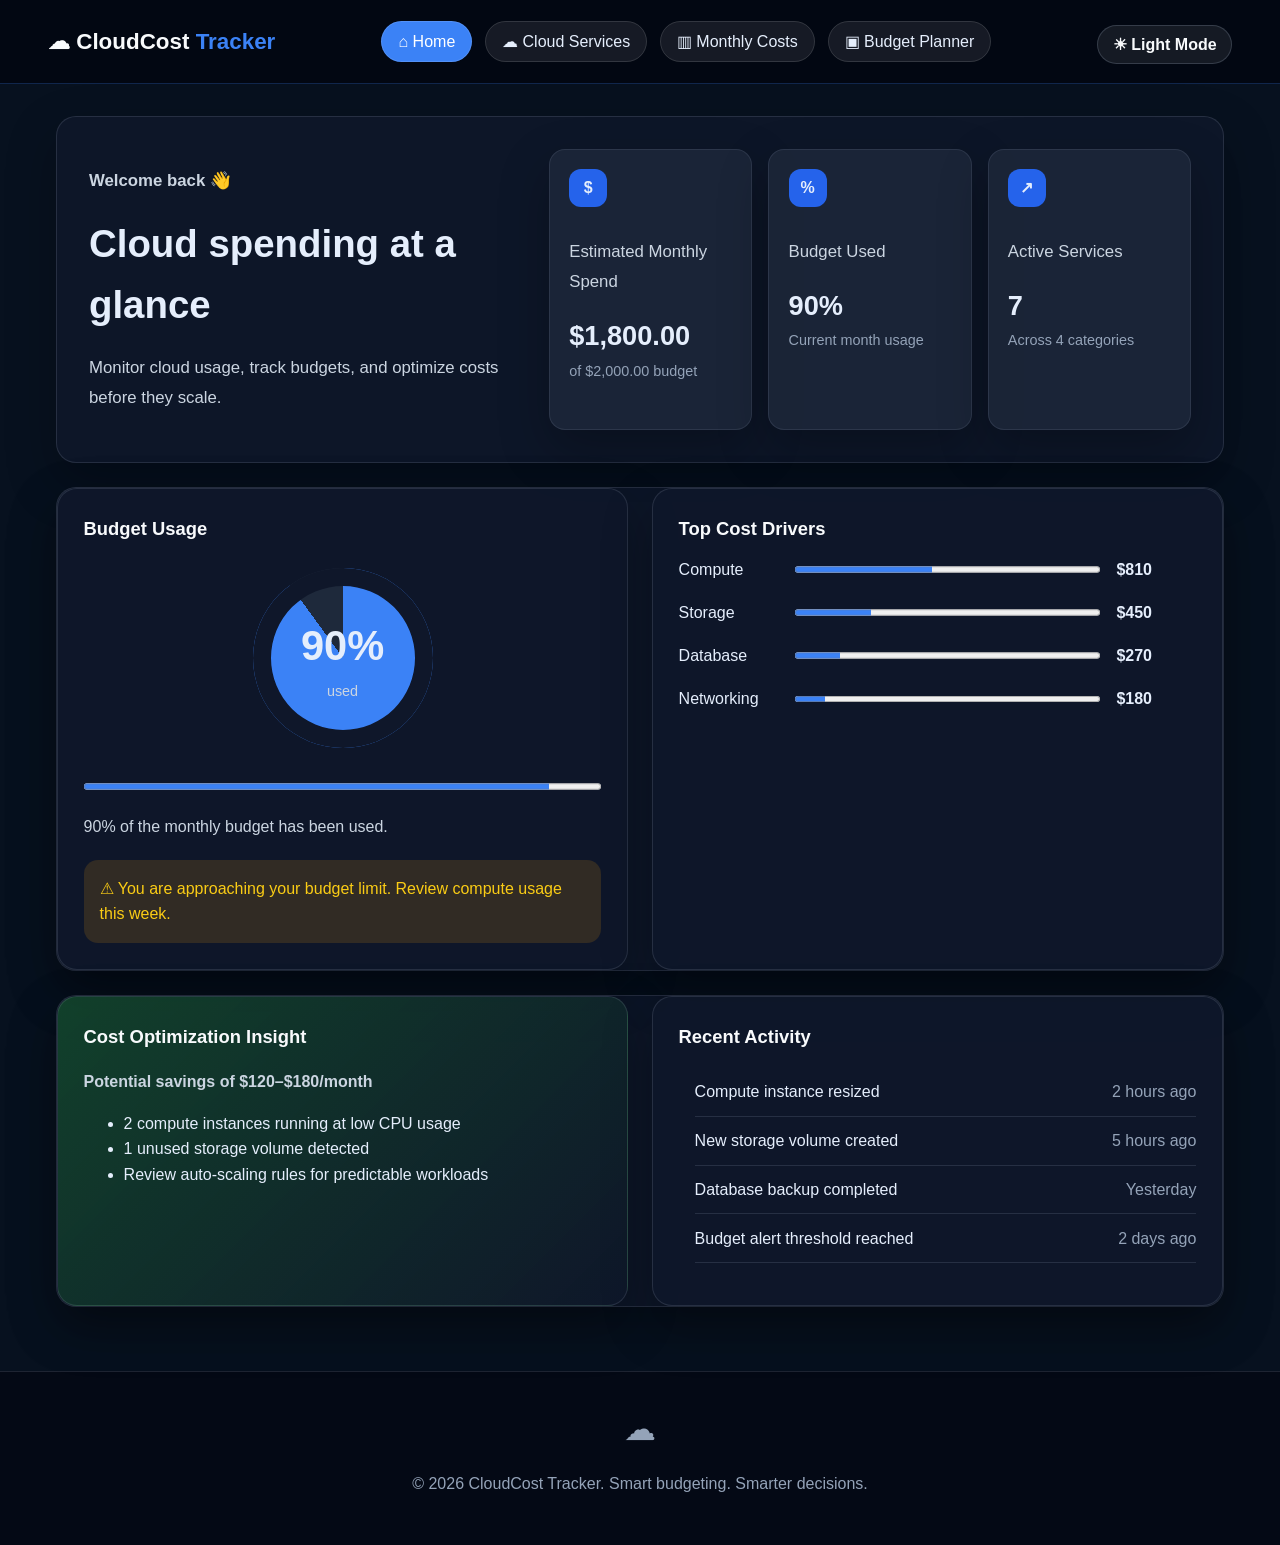
<file: index.html>
<!DOCTYPE html>
<html lang="en">
<head>
  <meta charset="UTF-8">
  <meta name="viewport" content="width=device-width, initial-scale=1.0">
  <meta name="description" content="CloudCost Tracker helps users view cloud services, budgets, and estimated monthly spending.">
  <title>CloudCost Tracker | Home</title>
  <link rel="stylesheet" href="assets/css/styles.css">
</head>
<body>
  <header class="app-header">

  <div class="brand">
    ☁ CloudCost <span>Tracker</span>
  </div>

  <nav aria-label="Main navigation">
    
    <ul>
      <li><a href="index.html">⌂ Home</a></li>
      <li><a href="services.html">☁ Cloud Services</a></li>
      <li><a href="costs.html">▥ Monthly Costs</a></li>
      <li><a href="budget.html">▣ Budget Planner</a></li>
    </ul>
  </nav>
  <button id="themeToggle" class="theme-toggle" type="button">
    ☀ Light Mode
  </button>
</header>

  <main class="dashboard-page">
  <section class="hero-dashboard">
    <div>
      <p class="eyebrow">Welcome back 👋</p>
      <h2>Cloud spending at a glance</h2>
      <p>Monitor cloud usage, track budgets, and optimize costs before they scale.</p>
    </div>

    <div class="hero-stats">
      <article>
        <span class="stat-icon">$</span>
        <p>Estimated Monthly Spend</p>
        <h3 id="totalSpend">$1,245.00</h3>
        <small>of $2,000.00 budget</small>
      </article>

      <article>
        <span class="stat-icon">%</span>
        <p>Budget Used</p>
        <h3 id="budgetPercent">62%</h3>
        <small>Current month usage</small>
      </article>

      <article>
        <span class="stat-icon">↗</span>
        <p>Active Services</p>
        <h3>7</h3>
        <small>Across 4 categories</small>
      </article>
    </div>
  </section>

  <section class="dashboard-grid">
    <article class="dashboard-card large-card">
      <h3>Budget Usage</h3>
      <div class="circle-wrap">
        <div class="circle-progress">
          <span id="circlePercent">62%</span>
          <small>used</small>
        </div>
      </div>

      <progress id="budgetProgress" value="62" max="100"></progress>
      <p id="budgetMessage">62% of the monthly budget has been used.</p>

      <div class="warning-box">
        ⚠ You are approaching your budget limit. Review compute usage this week.
      </div>
    </article>

    <article class="dashboard-card">
      <h3>Top Cost Drivers</h3>

      <div class="cost-row">
        <span>Compute</span>
        <progress value="45" max="100"></progress>
        <strong>$810</strong>
      </div>

      <div class="cost-row">
        <span>Storage</span>
        <progress value="25" max="100"></progress>
        <strong>$450</strong>
      </div>

      <div class="cost-row">
        <span>Database</span>
        <progress value="15" max="100"></progress>
        <strong>$270</strong>
      </div>

      <div class="cost-row">
        <span>Networking</span>
        <progress value="10" max="100"></progress>
        <strong>$180</strong>
      </div>
    </article>
  </section>

  <section class="dashboard-grid two-column">
    <article class="dashboard-card insight-card">
      <h3>Cost Optimization Insight</h3>
      <p class="green-text">Potential savings of $120–$180/month</p>
      <ul>
        <li>2 compute instances running at low CPU usage</li>
        <li>1 unused storage volume detected</li>
        <li>Review auto-scaling rules for predictable workloads</li>
      </ul>
    </article>

    <article class="dashboard-card">
      <h3>Recent Activity</h3>
      <ul class="activity-list">
        <li>Compute instance resized <span>2 hours ago</span></li>
        <li>New storage volume created <span>5 hours ago</span></li>
        <li>Database backup completed <span>Yesterday</span></li>
        <li>Budget alert threshold reached <span>2 days ago</span></li>
      </ul>
    </article>
  </section>
</main>
  <footer class="site-footer">
    <p class="footer-logo">☁</p>
    <p>&copy; 2026 CloudCost Tracker. Smart budgeting. Smarter decisions.</p>
  </footer>

  <script src="assets/js/script.js"></script>
</body>
</html>
</file>
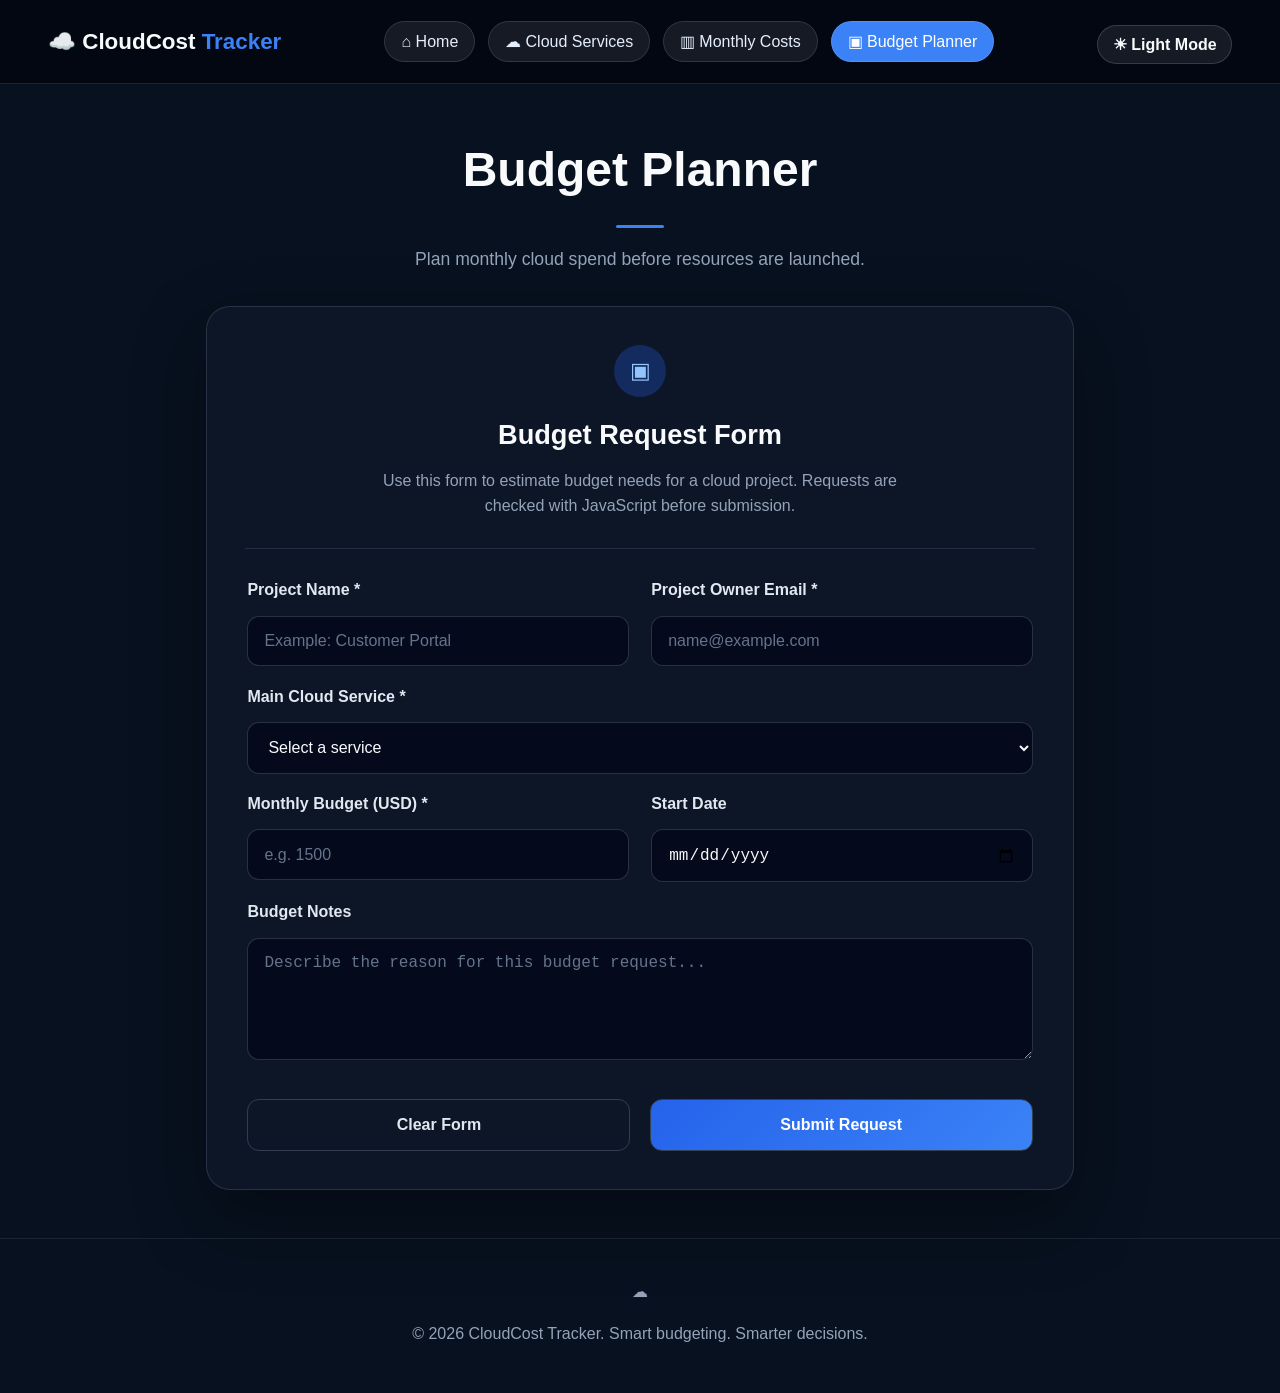
<file: budget.html>
<!DOCTYPE html>
<html lang="en">
<head>
  <meta charset="UTF-8">
  <meta name="viewport" content="width=device-width, initial-scale=1.0">
  <meta name="description" content="Submit a cloud budget request using CloudCost Tracker.">
  <title>CloudCost Tracker | Budget Planner</title>
  <link rel="stylesheet" href="assets/css/styles.css">
</head>
<body>
  <header class="app-header">
    <div class="brand">☁️ CloudCost <span>Tracker</span></div>

    <nav aria-label="Main navigation">
      <ul>
        <li><a href="index.html">⌂ Home</a></li>
        <li><a href="services.html">☁ Cloud Services</a></li>
        <li><a href="costs.html">▥ Monthly Costs</a></li>
        <li><a href="budget.html">▣ Budget Planner</a></li>
      </ul>
    </nav>
    <button id="themeToggle" class="theme-toggle" type="button">
     ☀ Light Mode
    </button>
  </header>

  <main class="planner-page">
    <section class="planner-hero">
      <h1>Budget Planner</h1>
      <span></span>
      <p>Plan monthly cloud spend before resources are launched.</p>
    </section>

    <section class="planner-card">
      <div class="planner-card-header">
        <div class="planner-icon">▣</div>
        <h2>Budget Request Form</h2>
        <p>
          Use this form to estimate budget needs for a cloud project. Requests are checked with JavaScript before submission.
        </p>
      </div>

      <form id="budgetForm">
        <fieldset>
          <div class="form-grid">
            <p>
              <label for="projectName">Project Name *</label>
              <input type="text" id="projectName" name="projectName" placeholder="Example: Customer Portal" required>
            </p>

            <p>
              <label for="ownerEmail">Project Owner Email *</label>
              <input type="email" id="ownerEmail" name="ownerEmail" placeholder="name@example.com" required>
            </p>

            <p class="full-width">
              <label for="serviceType">Main Cloud Service *</label>
              <select id="serviceType" name="serviceType" required>
                <option value="">Select a service</option>
                <option value="compute">Compute</option>
                <option value="storage">Storage</option>
                <option value="database">Database</option>
                <option value="networking">Networking</option>
              </select>
            </p>

            <p>
              <label for="monthlyBudget">Monthly Budget (USD) *</label>
              <input type="number" id="monthlyBudget" name="monthlyBudget" min="0" placeholder="e.g. 1500" required>
            </p>

            <p>
              <label for="startDate">Start Date</label>
              <input type="date" id="startDate" name="startDate">
            </p>

            <p class="full-width">
              <label for="notes">Budget Notes</label>
              <textarea id="notes" name="notes" rows="5" placeholder="Describe the reason for this budget request..."></textarea>
            </p>
          </div>

          <div class="button-row">
            <button type="reset" class="secondary-btn">Clear Form</button>
            <button type="submit" class="primary-btn">Submit Request</button>
          </div>

          <p id="formMessage" class="form-message"></p>
        </fieldset>
      </form>
    </section>
  </main>

  <footer>
    <p>☁</p>
    <p>&copy; 2026 CloudCost Tracker. Smart budgeting. Smarter decisions.</p>
  </footer>

  <script src="assets/js/script.js"></script>
</body>
</html>
</file>
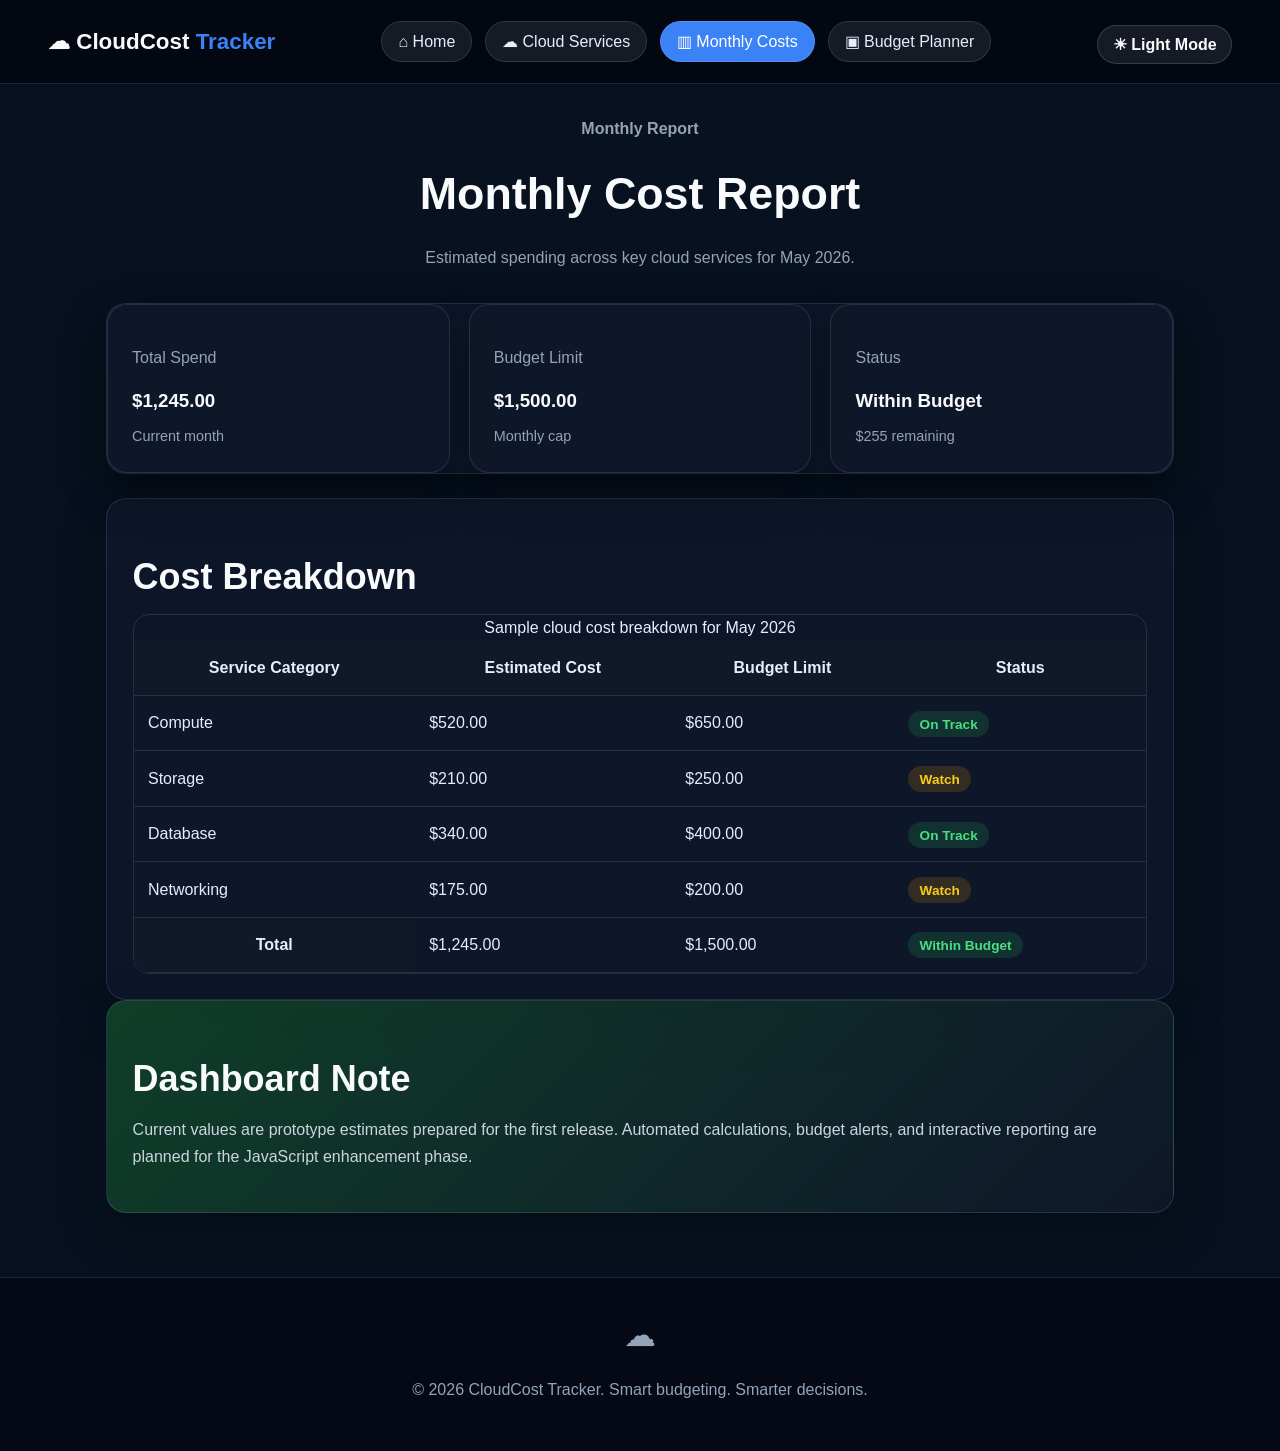
<file: costs.html>
<!DOCTYPE html>
<html lang="en">
<head>
  <meta charset="UTF-8">
  <meta name="viewport" content="width=device-width, initial-scale=1.0">
  <meta name="description" content="Estimated monthly cloud costs for CloudCost Tracker.">
  <title>CloudCost Tracker | Monthly Costs</title>
  <link rel="stylesheet" href="assets/css/styles.css">
</head>
<body>

  <header class="app-header">

  <div class="brand">
    ☁ CloudCost <span>Tracker</span>
  </div>

  <nav aria-label="Main navigation">
    <ul>
      <li><a href="index.html">⌂ Home</a></li>
      <li><a href="services.html">☁ Cloud Services</a></li>
      <li><a href="costs.html">▥ Monthly Costs</a></li>
      <li><a href="budget.html">▣ Budget Planner</a></li>
    </ul>
  </nav>
  <button id="themeToggle" class="theme-toggle" type="button">
    ☀ Light Mode
  </button>
</header>

<main class="cost-page">
  <section class="page-hero">
    <p class="eyebrow">Monthly Report</p>
    <h1>Monthly Cost Report</h1>
    <p>Estimated spending across key cloud services for May 2026.</p>
  </section>

  <section class="cost-summary-grid">
    <article class="mini-stat">
      <p>Total Spend</p>
      <h3>$1,245.00</h3>
      <small>Current month</small>
    </article>

    <article class="mini-stat">
      <p>Budget Limit</p>
      <h3>$1,500.00</h3>
      <small>Monthly cap</small>
    </article>

    <article class="mini-stat">
      <p>Status</p>
      <h3>Within Budget</h3>
      <small>$255 remaining</small>
    </article>
  </section>

  <section class="dashboard-card">
    <h2>Cost Breakdown</h2>

    <div class="modern-table">
      <table>
        <caption>Sample cloud cost breakdown for May 2026</caption>
        <thead>
          <tr>
            <th>Service Category</th>
            <th>Estimated Cost</th>
            <th>Budget Limit</th>
            <th>Status</th>
          </tr>
        </thead>

        <tbody>
          <tr>
            <td>Compute</td>
            <td>$520.00</td>
            <td>$650.00</td>
            <td><span class="status good">On Track</span></td>
          </tr>
          <tr>
            <td>Storage</td>
            <td>$210.00</td>
            <td>$250.00</td>
            <td><span class="status warning">Watch</span></td>
          </tr>
          <tr>
            <td>Database</td>
            <td>$340.00</td>
            <td>$400.00</td>
            <td><span class="status good">On Track</span></td>
          </tr>
          <tr>
            <td>Networking</td>
            <td>$175.00</td>
            <td>$200.00</td>
            <td><span class="status warning">Watch</span></td>
          </tr>
        </tbody>

        <tfoot>
          <tr>
            <th>Total</th>
            <td>$1,245.00</td>
            <td>$1,500.00</td>
            <td><span class="status good">Within Budget</span></td>
          </tr>
        </tfoot>
      </table>
    </div>
  </section>

  <section class="dashboard-card insight-card">
    <h2>Dashboard Note</h2>
    <p>
      Current values are prototype estimates prepared for the first release.
      Automated calculations, budget alerts, and interactive reporting are planned
      for the JavaScript enhancement phase.
    </p>
  </section>
</main>
  <footer class="site-footer">
    <p class="footer-logo">☁</p>
    <p>&copy; 2026 CloudCost Tracker. Smart budgeting. Smarter decisions.</p>
  </footer>

  <script src="assets/js/script.js"></script>
</body>
</html>
</file>
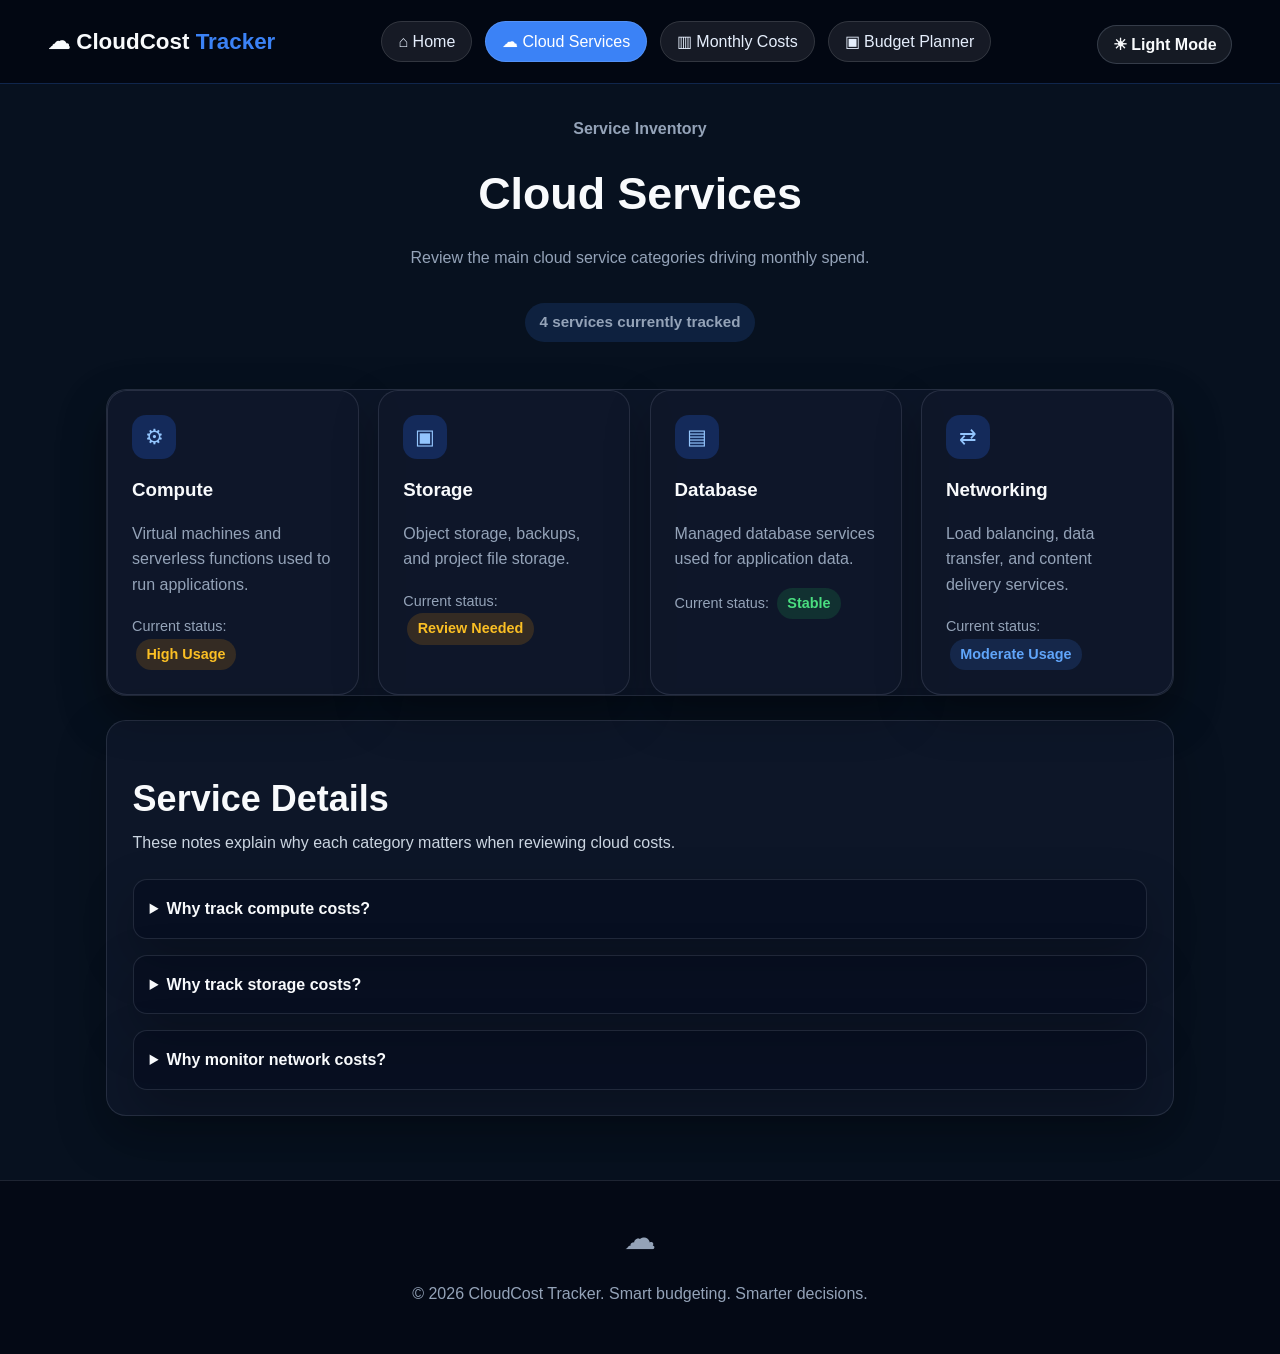
<file: services.html>
<!DOCTYPE html>
<html lang="en">
<head>
  <meta charset="UTF-8">
  <meta name="viewport" content="width=device-width, initial-scale=1.0">
  <meta name="description" content="View cloud services tracked by CloudCost Tracker.">
  <title>CloudCost Tracker | Cloud Services</title>
  <link rel="stylesheet" href="assets/css/styles.css">
</head>
<body>

  <header class="app-header">
    <div class="brand">
      ☁ CloudCost <span>Tracker</span>
    </div>

    <nav aria-label="Main navigation">
      <ul>
        <li><a href="index.html">⌂ Home</a></li>
        <li><a href="services.html">☁ Cloud Services</a></li>
        <li><a href="costs.html">▥ Monthly Costs</a></li>
        <li><a href="budget.html">▣ Budget Planner</a></li>
      </ul>
    </nav>
    <button id="themeToggle" class="theme-toggle" type="button">
     ☀ Light Mode
    </button>
  </header>

  <main class="services-page">
    <section class="page-hero">
      <p class="eyebrow">Service Inventory</p>
      <h1>Cloud Services</h1>
      <p>Review the main cloud service categories driving monthly spend.</p>
      <p class="service-count">4 services currently tracked</p>
    </section>

    <section class="service-grid">
      <article class="service-card">
        <span class="service-icon">⚙</span>
        <h3>Compute</h3>
        <p>Virtual machines and serverless functions used to run applications.</p>
        <small>
          Current status:
          <span class="status-warning">High Usage</span>
        </small>
      </article>

      <article class="service-card">
        <span class="service-icon">▣</span>
        <h3>Storage</h3>
        <p>Object storage, backups, and project file storage.</p>
        <small>
          Current status:
          <span class="status-warning">Review Needed</span>
        </small>
      </article>

      <article class="service-card">
        <span class="service-icon">▤</span>
        <h3>Database</h3>
        <p>Managed database services used for application data.</p>
        <small>
          Current status:
          <span class="status-good">Stable</span>
        </small>
      </article>

      <article class="service-card">
        <span class="service-icon">⇄</span>
        <h3>Networking</h3>
        <p>Load balancing, data transfer, and content delivery services.</p>
        <small>
          Current status:
          <span class="status-info">Moderate Usage</span>
        </small>
      </article>
    </section>

    <section class="dashboard-card service-details-card">
      <h2>Service Details</h2>
      <p class="section-intro">
        These notes explain why each category matters when reviewing cloud costs.
      </p>

      <details>
        <summary>Why track compute costs?</summary>
        <p>
          Compute services are often one of the largest contributors to cloud spending.
          Monitoring idle instances, oversized virtual machines, and unexpected scaling
          events helps teams avoid unnecessary monthly costs.
        </p>
      </details>

      <details>
        <summary>Why track storage costs?</summary>
        <p>
          Storage usage tends to grow gradually over time. Old backups, duplicate files,
          and unused datasets can increase costs without being noticed.
        </p>
      </details>

      <details>
        <summary>Why monitor network costs?</summary>
        <p>
          Data transfer charges, content delivery traffic, and external requests can add
          unexpected costs. Monitoring network activity helps identify usage spikes early.
        </p>
      </details>
    </section>
  </main>

  <footer class="site-footer">
    <p class="footer-logo">☁</p>
    <p>&copy; 2026 CloudCost Tracker. Smart budgeting. Smarter decisions.</p>
  </footer>

  <script src="assets/js/script.js"></script>
</body>
</html>
</file>
<file: assets/css/styles.css>
* {
  box-sizing: border-box;
}

body {
  margin: 0;
  font-family: Arial, Helvetica, sans-serif;
  background: #07111f;
  color: #e5eefc;
  line-height: 1.6;
}

header {
  background: linear-gradient(135deg, #07111f, #112a62);
  padding: 2rem;
  text-align: center;
  border-bottom: 1px solid rgba(255,255,255,0.08);
}

header h1 {
  margin: 0;
  font-size: 2.3rem;
}

header p {
  color: #b8c7e6;
}

nav ul {
  list-style: none;
  padding: 0;
  margin: 1.5rem 0 0;
  display: flex;
  justify-content: center;
  gap: 0.8rem;
  flex-wrap: wrap;
}

nav a {
  color: #e5eefc;
  text-decoration: none;
  padding: 0.7rem 1rem;
  border-radius: 999px;
  background: rgba(255,255,255,0.08);
  border: 1px solid rgba(255,255,255,0.12);
}

nav a:hover,
nav a.active {
  background: #3b82f6;
  color: white;
}

main {
  max-width: 1200px;
  margin: 2rem auto;
  padding: 0 1rem;
}

.hero-dashboard,
.dashboard-card,
section,
article,
aside,
details {
  background: rgba(15, 23, 42, 0.92);
  border: 1px solid rgba(148, 163, 184, 0.18);
  border-radius: 20px;
  box-shadow: 0 20px 50px rgba(0,0,0,0.25);
}

.hero-dashboard {
  padding: 2rem;
  display: grid;
  grid-template-columns: 1.2fr 1.8fr;
  gap: 2rem;
  margin-bottom: 1.5rem;
}

.eyebrow {
  color: #93c5fd;
  font-weight: bold;
}

.hero-dashboard h2 {
  font-size: 2.4rem;
  margin: 0.4rem 0;
}

.hero-dashboard p {
  color: #cbd5e1;
}

.hero-stats {
  display: grid;
  grid-template-columns: repeat(3, 1fr);
  gap: 1rem;
  align-items: stretch;
}

.hero-stats article {
  padding: 1.2rem;
  background: rgba(30, 41, 59, 0.8);
  border-radius: 16px;
  border: 1px solid rgba(148, 163, 184, 0.15);
}

.stat-icon {
  display: inline-flex;
  width: 38px;
  height: 38px;
  align-items: center;
  justify-content: center;
  background: #2563eb;
  border-radius: 12px;
  font-weight: bold;
  margin-bottom: 0.8rem;
}

.hero-stats h3 {
  font-size: 1.7rem;
  margin: 0;
}

.hero-stats small {
  color: #94a3b8;
}

.dashboard-grid {
  display: grid;
  grid-template-columns: 1fr 1fr;
  gap: 1.5rem;
}

.two-column {
  margin-top: 1.5rem;
}

.dashboard-card {
  padding: 1.6rem;
}

.dashboard-card h3 {
  margin-top: 0;
  color: #f8fafc;
}

.large-card {
  min-height: 350px;
}

.circle-wrap {
  display: flex;
  justify-content: center;
  margin: 1.5rem 0;
}

.circle-progress {
  width: 180px;
  height: 180px;
  border-radius: 50%;
  background: conic-gradient(#3b82f6 90%, #1e293b 0);
  display: flex;
  flex-direction: column;
  align-items: center;
  justify-content: center;
  box-shadow: inset 0 0 0 18px #0f172a;
}

.circle-progress span {
  font-size: 2.6rem;
  font-weight: bold;
}

.circle-progress small {
  color: #cbd5e1;
}

progress {
  width: 100%;
  height: 0.8rem;
  accent-color: #3b82f6;
}

.warning-box {
  margin-top: 1.2rem;
  padding: 1rem;
  border-radius: 14px;
  background: rgba(245, 158, 11, 0.15);
  color: #facc15;
}

.cost-row {
  display: grid;
  grid-template-columns: 100px 1fr 80px;
  gap: 1rem;
  align-items: center;
  margin-bottom: 1.1rem;
}

.insight-card {
  background: linear-gradient(135deg, rgba(20,83,45,0.7), rgba(15,23,42,0.95));
}

.green-text {
  color: #4ade80;
  font-weight: bold;
}

.activity-list {
  padding-left: 1rem;
}

.activity-list li {
  display: flex;
  justify-content: space-between;
  border-bottom: 1px solid rgba(148, 163, 184, 0.18);
  padding: 0.7rem 0;
}

.activity-list span {
  color: #94a3b8;
}

table {
  width: 100%;
  border-collapse: collapse;
  background: rgba(15, 23, 42, 0.9);
}

th,
td {
  padding: 0.9rem;
  border-bottom: 1px solid rgba(148,163,184,0.18);
}

th {
  background: #111827;
}

form,
fieldset {
  max-width: 800px;
}

input,
select,
textarea,
button {
  width: 100%;
  padding: 0.8rem;
  margin-top: 0.35rem;
  border-radius: 10px;
  border: 1px solid #334155;
}

button {
  background: #2563eb;
  color: white;
  font-weight: bold;
  cursor: pointer;
}

footer {
  text-align: center;
  padding: 1.5rem;
  color: #94a3b8;
  border-top: 1px solid rgba(255,255,255,0.08);
}

@media (max-width: 850px) {
  .hero-dashboard,
  .dashboard-grid,
  .hero-stats {
    grid-template-columns: 1fr;
  }

  .cost-row {
    grid-template-columns: 1fr;
  }
}
.app-header {
  min-height: 84px;
  padding: 0 3rem;
  display: flex;
  align-items: center;
  justify-content: space-between;
  text-align: left;
  background: rgba(3, 7, 18, 0.96);
  border-bottom: 1px solid rgba(59, 130, 246, 0.25);
}

.brand {
  font-size: 1.4rem;
  font-weight: 800;
  color: #f8fafc;
}

.brand span {
  color: #3b82f6;
}

.app-header nav ul {
  margin: 0;
}

.planner-page {
  max-width: 900px;
  margin: 0 auto;
  padding: 3rem 1rem;
}

.planner-hero {
  text-align: center;
  background: transparent;
  border: none;
  box-shadow: none;
  margin-bottom: 2rem;
}

.planner-hero h1 {
  font-size: 3rem;
  margin: 0;
  color: #f8fafc;
}

.planner-hero span {
  display: block;
  width: 48px;
  height: 3px;
  background: #3b82f6;
  margin: 1rem auto;
  border-radius: 999px;
}

.planner-hero p {
  color: #94a3b8;
  font-size: 1.1rem;
}

.planner-card {
  background: rgba(15, 23, 42, 0.88);
  border: 1px solid rgba(148, 163, 184, 0.2);
  border-radius: 24px;
  padding: 2.4rem;
  box-shadow: 0 28px 70px rgba(0, 0, 0, 0.35);
}

.planner-card-header {
  text-align: center;
  border-bottom: 1px solid rgba(148, 163, 184, 0.18);
  margin-bottom: 1.8rem;
  padding-bottom: 1.8rem;
}

.planner-icon {
  width: 52px;
  height: 52px;
  margin: 0 auto 1rem;
  display: grid;
  place-items: center;
  border-radius: 50%;
  background: rgba(37, 99, 235, 0.28);
  color: #93c5fd;
  font-size: 1.4rem;
}

.planner-card-header h2 {
  margin: 0;
  color: #f8fafc;
  font-size: 1.7rem;
}

.planner-card-header p {
  max-width: 560px;
  margin: 0.7rem auto 0;
  color: #94a3b8;
}

.planner-card fieldset {
  border: none;
  padding: 0;
  max-width: none;
}

.planner-card legend {
  display: none;
}

.form-grid {
  display: grid;
  grid-template-columns: 1fr 1fr;
  gap: 1.1rem 1.4rem;
}

.form-grid p {
  margin: 0;
}

.full-width {
  grid-column: 1 / -1;
}

.planner-card label {
  display: block;
  margin-bottom: 0.45rem;
  color: #e2e8f0;
  font-weight: 700;
}

.planner-card input,
.planner-card select,
.planner-card textarea {
  background: rgba(2, 6, 23, 0.7);
  color: #f8fafc;
  border: 1px solid rgba(148, 163, 184, 0.25);
  border-radius: 12px;
  padding: 0.95rem 1rem;
}

.planner-card input::placeholder,
.planner-card textarea::placeholder {
  color: #64748b;
}

.planner-card input:focus,
.planner-card select:focus,
.planner-card textarea:focus {
  outline: none;
  border-color: #3b82f6;
  box-shadow: 0 0 0 4px rgba(59, 130, 246, 0.18);
}

.button-row {
  display: grid;
  grid-template-columns: 1fr 1fr;
  gap: 1.2rem;
  margin-top: 1.6rem;
}

.primary-btn,
.secondary-btn {
  padding: 1rem;
  border-radius: 12px;
  font-weight: 800;
}

.primary-btn {
  background: linear-gradient(135deg, #2563eb, #3b82f6);
}

.secondary-btn {
  background: transparent;
  border: 1px solid rgba(148, 163, 184, 0.28);
  color: #e2e8f0;
}

.secondary-btn:hover {
  background: rgba(148, 163, 184, 0.1);
}

.form-message {
  margin-top: 1rem;
  padding: 0.9rem;
  border-radius: 12px;
  font-weight: 700;
  text-align: center;
}

.form-message:empty {
  display: none;
}

.form-message.success {
  background: rgba(34, 197, 94, 0.15);
  color: #4ade80;
}

.form-message.error {
  background: rgba(239, 68, 68, 0.15);
  color: #f87171;
}

@media (max-width: 760px) {
  .app-header {
    flex-direction: column;
    gap: 1rem;
    padding: 1.2rem;
  }

  .form-grid,
  .button-row {
    grid-template-columns: 1fr;
  }

  .planner-hero h1 {
    font-size: 2.3rem;
  }

  .planner-card {
    padding: 1.5rem;
  }
}
.page-hero {
  text-align: center;
  background: transparent;
  border: none;
  box-shadow: none;
  margin-bottom: 2rem;
}

.page-hero h1 {
  font-size: 2.8rem;
  margin: 0.3rem 0;
  color: #f8fafc;
}

.page-hero p {
  color: #94a3b8;
}

.services-page,
.cost-page {
  max-width: 1100px;
}

.service-grid,
.cost-summary-grid {
  display: grid;
  grid-template-columns: repeat(auto-fit, minmax(220px, 1fr));
  gap: 1.2rem;
  margin-bottom: 1.5rem;
}

.service-card,
.mini-stat {
  background: rgba(15, 23, 42, 0.9);
  border: 1px solid rgba(148, 163, 184, 0.18);
  border-radius: 20px;
  padding: 1.5rem;
  box-shadow: 0 20px 45px rgba(0, 0, 0, 0.25);
}

.service-card:hover,
.mini-stat:hover {
  transform: translateY(-4px);
  transition: 0.25s ease;
  border-color: rgba(59, 130, 246, 0.5);
}

.service-icon {
  width: 44px;
  height: 44px;
  display: grid;
  place-items: center;
  border-radius: 14px;
  background: rgba(37, 99, 235, 0.25);
  color: #93c5fd;
  margin-bottom: 1rem;
  font-size: 1.3rem;
}

.service-card h3,
.mini-stat h3 {
  color: #f8fafc;
  margin: 0.4rem 0;
}

.service-card p,
.service-card small,
.mini-stat p,
.mini-stat small {
  color: #94a3b8;
}

.modern-table {
  overflow-x: auto;
  border-radius: 16px;
  border: 1px solid rgba(148, 163, 184, 0.18);
}

.modern-table table {
  margin: 0;
}

.status {
  padding: 0.35rem 0.7rem;
  border-radius: 999px;
  font-size: 0.85rem;
  font-weight: bold;
}

.status.good {
  background: rgba(34, 197, 94, 0.16);
  color: #4ade80;
}

.status.warning {
  background: rgba(245, 158, 11, 0.16);
  color: #facc15;
}

details {
  margin-top: 1rem;
  background: rgba(2, 6, 23, 0.4);
}

details summary {
  cursor: pointer;
  color: #f8fafc;
  font-weight: bold;
}

@media (max-width: 900px) {
  .service-grid,
  .cost-summary-grid {
    grid-template-columns: 1fr 1fr;
  }
}

@media (max-width: 600px) {
  .service-grid,
  .cost-summary-grid {
    grid-template-columns: 1fr;
  }

  .page-hero h1 {
    font-size: 2.2rem;
  }
}
html {
  font-size: 16px;
}

body {
  min-height: 100vh;
}

.site-footer {
  margin-top: 4rem;
  padding: 2rem 1rem;
  text-align: center;
  color: #94a3b8;
  border-top: 1px solid rgba(148, 163, 184, 0.18);
  background: rgba(3, 7, 18, 0.75);
}

.footer-logo {
  font-size: 2rem;
  margin: 0 0 0.5rem;
}

p,
li,
td,
th,
label,
input,
select,
textarea,
button {
  font-size: 1rem;
}

small {
  font-size: 0.9rem;
}

.dashboard-card,
.planner-card,
.service-card,
.mini-stat {
  color: #e5eefc;
}

.alert-box {
  margin-top: 1rem;
  padding: 1rem;
  border-radius: 14px;
  border: 1px solid rgba(250, 204, 21, 0.25);
  background: rgba(245, 158, 11, 0.14);
  color: #fde68a;
  font-weight: 700;
}

.success-box {
  margin-top: 1rem;
  padding: 1rem;
  border-radius: 14px;
  border: 1px solid rgba(74, 222, 128, 0.25);
  background: rgba(34, 197, 94, 0.12);
  color: #86efac;
  font-weight: 700;
}

@media (prefers-reduced-motion: reduce) {
  * {
    scroll-behavior: auto;
    transition: none !important;
  }
}
/* Dashboard Typography */

.dashboard-card h2 {
  font-size: 2.25rem;
  line-height: 1.2;
  margin-bottom: 1rem;
  color: #f8fafc;
}

.dashboard-card p {
  font-size: 1rem;
  line-height: 1.7;
  color: #cbd5e1;
}

.dashboard-card h3 {
  font-size: 1.15rem;
  margin-bottom: 0.8rem;
}

.hero-dashboard p {
  font-size: 1.05rem;
  line-height: 1.8;
}
input,
select,
textarea,
button,
a {
  font-size: 1rem;
}

input:focus,
select:focus,
textarea:focus,
button:focus,
a:focus {
  outline: 3px solid #60a5fa;
  outline-offset: 3px;
}
/* Fix Chrome autofill white background */
input:-webkit-autofill,
input:-webkit-autofill:hover,
input:-webkit-autofill:focus,
textarea:-webkit-autofill,
select:-webkit-autofill {
  -webkit-text-fill-color: #f8fafc;
  -webkit-box-shadow: 0 0 0 1000px #020617 inset;
  transition: background-color 9999s ease-in-out 0s;
}
.service-count {
  display: inline-block;
  background: rgba(59, 130, 246, 0.15);
  color: #60a5fa;
  padding: 0.45rem 0.9rem;
  border-radius: 999px;
  font-size: 0.95rem;
  font-weight: 700;
  margin-top: 1rem;
}

.status-good,
.status-warning,
.status-info {
  display: inline-block;
  padding: 0.25rem 0.65rem;
  border-radius: 999px;
  font-weight: 700;
  margin-left: 0.25rem;
}

.status-good {
  background: rgba(34, 197, 94, 0.15);
  color: #4ade80;
}

.status-warning {
  background: rgba(245, 158, 11, 0.16);
  color: #fbbf24;
}

.status-info {
  background: rgba(59, 130, 246, 0.16);
  color: #60a5fa;
}

.section-intro {
  color: #94a3b8;
  margin-top: -0.4rem;
  margin-bottom: 1.4rem;
}

.service-details-card details {
  border: 1px solid rgba(148, 163, 184, 0.18);
  border-radius: 14px;
  padding: 1rem;
}

.service-details-card details p {
  color: #cbd5e1;
  margin-bottom: 0;
}
.theme-toggle {
  width: auto;
  padding: 0.55rem 0.9rem;
  border-radius: 999px;
  border: 1px solid rgba(148, 163, 184, 0.25);
  background: rgba(255, 255, 255, 0.08);
  color: #f8fafc;
  font-weight: 700;
}

.light-mode {
  background: #f4f7fb;
  color: #172033;
}

.light-mode .app-header,
.light-mode footer {
  background: white;
  color: #172033;
  border-color: #dbe3f0;
}

.light-mode .brand,
.light-mode h1,
.light-mode h2,
.light-mode h3 {
  color: #172033;
}

.light-mode .dashboard-card,
.light-mode .planner-card,
.light-mode .service-card,
.light-mode .mini-stat,
.light-mode details {
  background: white;
  color: #172033;
  border-color: #dbe3f0;
}

.light-mode p,
.light-mode li,
.light-mode small,
.light-mode label,
.light-mode td,
.light-mode th {
  color: #334155;
}

.light-mode input,
.light-mode select,
.light-mode textarea {
  background: white;
  color: #172033;
  border-color: #cbd5e1;
}

.light-mode nav a {
  color: #172033;
  background: #eef2ff;
}

.light-mode nav a.active,
.light-mode nav a:hover {
  background: #2563eb;
  color: white;
}
/* ==========================
   LIGHT MODE FIXES
========================== */

body.light-mode .modern-table table {
  background: #ffffff;
  color: #1e293b;
}

body.light-mode .modern-table th {
  background: #f1f5f9;
  color: #1e293b;
}

body.light-mode .modern-table td,
body.light-mode .modern-table tfoot th {
  color: #334155;
  border-color: #e2e8f0;
}

body.light-mode details {
  background: #ffffff;
  border: 1px solid #dbe4f0;
}

body.light-mode summary {
  color: #1e293b;
  font-weight: 600;
}

body.light-mode details p {
  color: #475569;
}

body.light-mode .dashboard-card {
  background: #ffffff;
  color: #1e293b;
}

body.light-mode .dashboard-card h2,
body.light-mode .dashboard-card h3 {
  color: #0f172a;
}

body.light-mode .service-card {
  background: #ffffff;
  color: #1e293b;
}

body.light-mode .service-card p {
  color: #475569;
}

body.light-mode .mini-stat {
  background: #ffffff;
  color: #1e293b;
}

body.light-mode .insight-card {
  background: linear-gradient(
    135deg,
    #ecfdf5,
    #f0fdf4
  );
}
/* HOME PAGE LIGHT MODE */

body.light-mode .hero-dashboard {
  background: #ffffff;
  border: 1px solid #dbe4f0;
}

body.light-mode .hero-dashboard h2,
body.light-mode .hero-dashboard p,
body.light-mode .hero-dashboard .eyebrow {
  color: #1e293b;
}

body.light-mode .hero-stats article {
  background: #ffffff;
  border: 1px solid #dbe4f0;
}

body.light-mode .hero-stats h3,
body.light-mode .hero-stats p,
body.light-mode .hero-stats small {
  color: #1e293b;
}

body.light-mode .dashboard-card {
  background: #ffffff;
  border: 1px solid #dbe4f0;
}

body.light-mode .dashboard-card h3,
body.light-mode .dashboard-card p,
body.light-mode .dashboard-card li {
  color: #1e293b;
}

body.light-mode .activity-list span {
  color: #64748b;
}

body.light-mode .circle-progress {
  background: #3b82f6;
  color: white;
}

body.light-mode .warning-box {
  background: #fff7ed;
  color: #c2410c;
}

body.light-mode .green-text {
  color: #16a34a;
}
</file>
